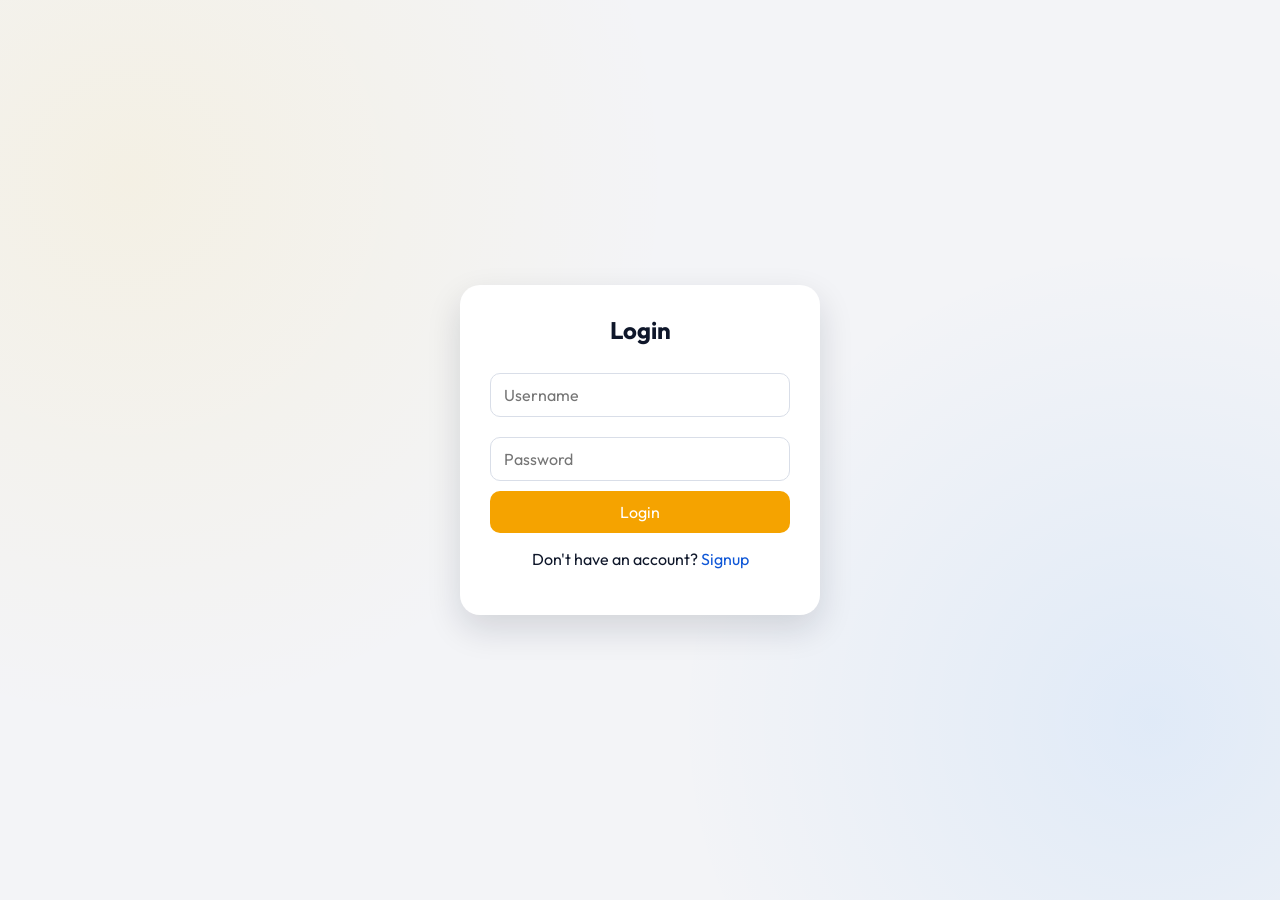
<file: Sticky_notes/frontend/index.html>
<!DOCTYPE html>
<html lang="en">
<head>
  <meta charset="UTF-8">
  <meta name="viewport" content="width=device-width, initial-scale=1.0">
  <title>Sticky Notes App</title>
  <link rel="stylesheet" href="css/style.css">
</head>
<body class="app-page">

<div class="app-shell">
  <header class="header">
    <div class="brand-wrap">
      <span class="brand-icon" aria-hidden="true">🗒</span>
      <h1>Sticky Notes</h1>
    </div>

    <div class="header-actions">
      <button class="primary-btn" onclick="createNote()">New Note</button>
      <button class="icon-btn" id="themeToggleBtn" onclick="toggleTheme()" aria-label="Toggle theme">☀</button>
      <span class="user-pill" id="currentUserLabel">User</span>
      <button class="icon-btn" onclick="logout()" aria-label="Logout">⇥</button>
    </div>
  </header>

  <section class="toolbar" aria-label="Note tools">
    <input
      type="text"
      id="searchInput"
      placeholder="Search notes..."
      oninput="searchNotes()"
      aria-label="Search notes"
    >

    <select id="categoryFilter" onchange="searchNotes()" aria-label="Filter by category">
      <option value="all">All Categories</option>
      <option value="General">General</option>
      <option value="Work">Work</option>
      <option value="Personal">Personal</option>
      <option value="Ideas">Ideas</option>
      <option value="Study">Study</option>
    </select>
  </section>

  <main id="notesContainer" aria-live="polite"></main>

  <footer class="footer">
    <p>Sticky Notes App - Your personal note-taking companion</p>
  </footer>
  </div>

<script src="js/config.js"></script>
<script src="js/auth.js"></script>
<script src="js/notes.js"></script>
<script src="js/theme.js"></script>

</body>
</html>
</file>
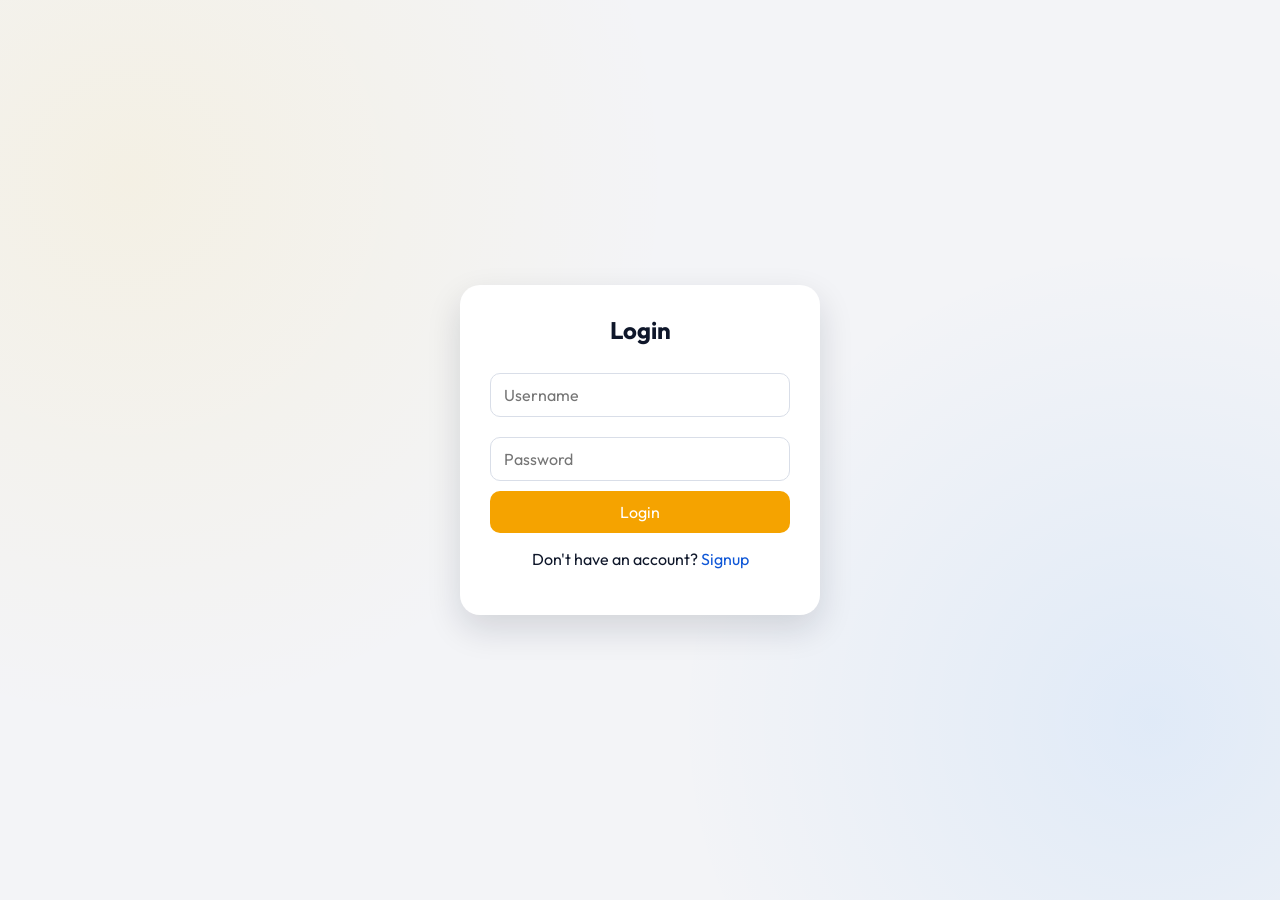
<file: Sticky_notes/frontend/login.html>
<!DOCTYPE html>
<html lang="en">
<head>
  <meta charset="UTF-8">
  <title>Login</title>
  <link rel="stylesheet" href="css/style.css">
</head>
<body>

<div class="container">
  <h2>Login</h2>

  <input type="text" id="loginUsername" placeholder="Username">
  <input type="password" id="loginPassword" placeholder="Password">

  <button onclick="login()">Login</button>

  <p>Don't have an account? <a href="signup.html">Signup</a></p>
</div>

<script src="js/config.js"></script>
<script src="js/auth.js"></script>
</body>
</html>
</file>
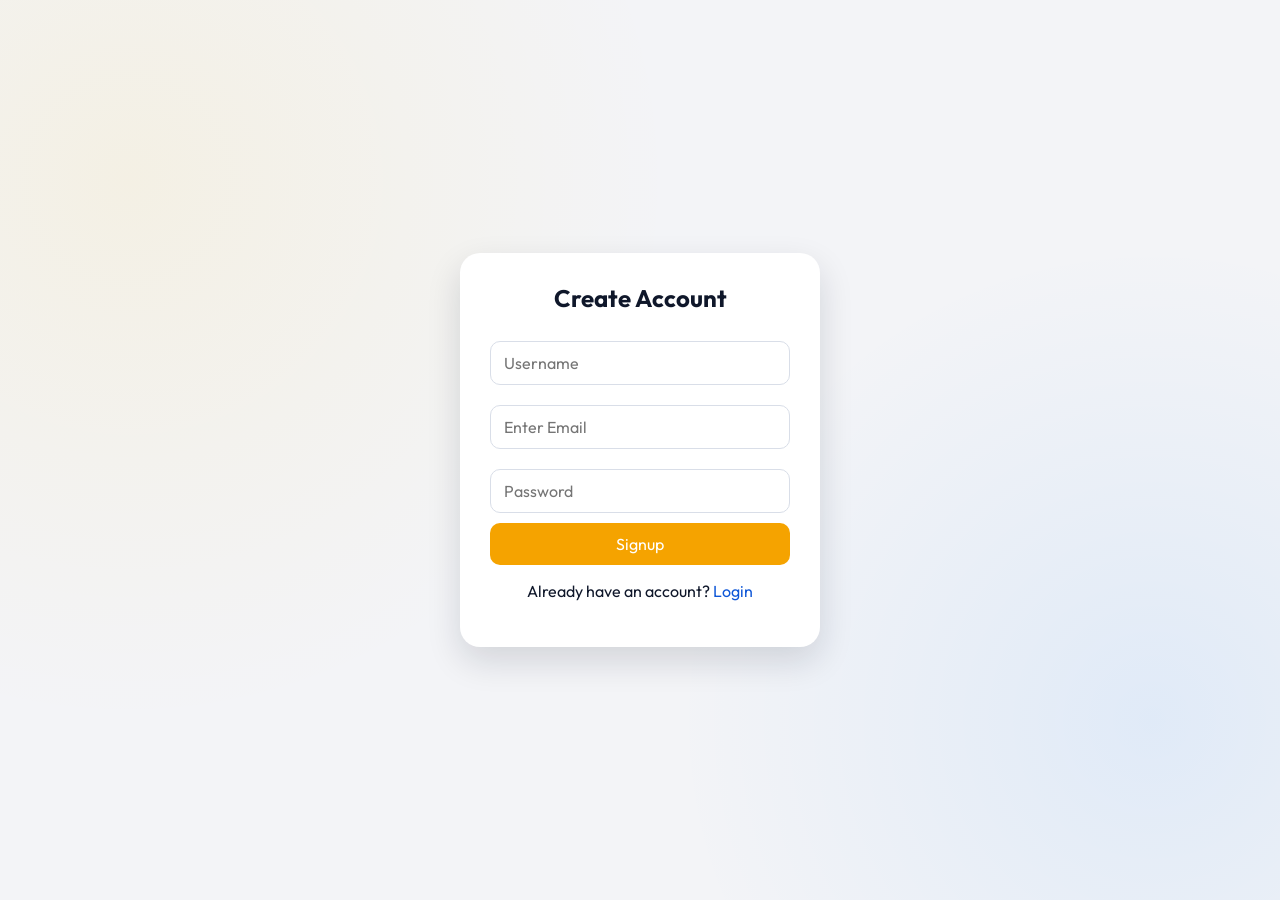
<file: Sticky_notes/frontend/signup.html>
<!DOCTYPE html>
<html lang="en">
<head>
  <meta charset="UTF-8">
  <title>Signup</title>
  <link rel="stylesheet" href="css/style.css">
</head>
<body>

<div class="container">
  <h2>Create Account</h2>

  <input type="text" id="signupUsername" placeholder="Username">
  <input
    type="email"
    id="signupEmail"
    placeholder="Enter Email"
    required
>
  <input type="password" id="signupPassword" placeholder="Password">

  <button onclick="signup()">Signup</button>

  <p>Already have an account? <a href="login.html">Login</a></p>
</div>

<script src="js/config.js"></script>
<script src="js/auth.js"></script>
</body>
</html>
</file>
<file: Sticky_notes/frontend/css/style.css>
@import url("https://fonts.googleapis.com/css2?family=Outfit:wght@400;500;600;700&display=swap");

:root {
  --bg-main: #f3f4f7;
  --bg-panel: #ffffff;
  --bg-muted: #eef1f6;
  --text-main: #0f172a;
  --text-soft: #667085;
  --line: #d9dee8;
  --accent: #f5a300;
  --accent-hover: #dc9300;
  --danger: #e53935;
  --shadow-soft: 0 14px 34px rgba(14, 22, 45, 0.14);
}

* {
  box-sizing: border-box;
}

body {
  margin: 0;
  min-height: 100vh;
  font-family: "Outfit", sans-serif;
  color: var(--text-main);
  background:
    radial-gradient(circle at 10% 20%, rgba(255, 193, 7, 0.08), transparent 40%),
    radial-gradient(circle at 90% 80%, rgba(0, 119, 255, 0.08), transparent 35%),
    var(--bg-main);
}

/* Auth pages */
body:not(.app-page) {
  display: grid;
  place-items: center;
  padding: 24px;
}

.container {
  width: min(360px, 100%);
  padding: 30px;
  border-radius: 20px;
  background: var(--bg-panel);
  box-shadow: var(--shadow-soft);
  text-align: center;
}

h2 {
  margin: 0 0 18px;
}

input,
select,
textarea,
button {
  font: inherit;
}

.container input {
  width: 100%;
  padding: 11px 13px;
  margin: 10px 0;
  border-radius: 10px;
  border: 1px solid var(--line);
}

.container button {
  width: 100%;
  padding: 11px;
  border: none;
  border-radius: 10px;
  background: var(--accent);
  color: #fff;
  cursor: pointer;
}

.container button:hover {
  background: var(--accent-hover);
}

a {
  color: #0f57d7;
  text-decoration: none;
}

/* App shell */
.app-page {
  display: block;
}

.app-shell {
  min-height: 100vh;
  display: grid;
  grid-template-rows: auto auto 1fr auto;
}

.header {
  display: flex;
  justify-content: space-between;
  align-items: center;
  gap: 16px;
  padding: 18px 28px;
  background: var(--bg-panel);
  border-bottom: 1px solid var(--line);
}

.brand-wrap {
  display: flex;
  align-items: center;
  gap: 10px;
}

.brand-icon {
  font-size: 28px;
}

.header h1 {
  margin: 0;
  font-size: 33px;
}

.header-actions {
  display: flex;
  align-items: center;
  gap: 10px;
}

.primary-btn,
.icon-btn,
.note-header button {
  border: none;
  cursor: pointer;
}

.primary-btn {
  background: var(--accent);
  color: #fff;
  border-radius: 12px;
  padding: 10px 18px;
  font-weight: 600;
}

.primary-btn:hover {
  background: var(--accent-hover);
}

.icon-btn {
  width: 38px;
  height: 38px;
  border-radius: 10px;
  background: var(--bg-muted);
  color: var(--text-main);
}

.user-pill {
  max-width: 220px;
  overflow: hidden;
  white-space: nowrap;
  text-overflow: ellipsis;
  background: var(--bg-muted);
  border-radius: 10px;
  padding: 8px 12px;
  color: var(--text-soft);
}

.toolbar {
  display: grid;
  grid-template-columns: 1fr 220px;
  gap: 12px;
  padding: 22px 28px 10px;
}

.toolbar input,
.toolbar select {
  width: 100%;
  border: 1px solid var(--line);
  border-radius: 12px;
  padding: 12px 14px;
  background: var(--bg-panel);
}

#notesContainer {
  position: relative;
  min-height: calc(100vh - 244px);
  padding: 22px 28px 40px;
  overflow: hidden;
}

.note {
  width: 290px;
  min-height: 210px;
  max-height: 270px;
  padding: 14px;
  border-radius: 16px;
  position: absolute;
  box-shadow: 0 14px 26px rgba(24, 36, 56, 0.19);
  display: flex;
  flex-direction: column;
  /* cursor: grab; */
  cursor: grab;
  transition: transform 0.15s ease, box-shadow 0.2s ease;
}

.note:hover {
  transform: translateY(-2px);
  box-shadow: 0 18px 30px rgba(24, 36, 56, 0.24);
}

.note:active {
  cursor: grabbing;
}

.note-header {
  display: flex;
  align-items: center;
  justify-content: space-between;
  margin-bottom: 8px;
}

.note-header button {
  width: 30px;
  height: 30px;
  border-radius: 8px;
  background: rgba(255, 255, 255, 0.55);
}

.note textarea {
  flex: 1;
  width: 100%;
  min-height: 100px;
  resize: none;
  border: none;
  background: transparent;
  font-size: 18px;
  line-height: 1.4;
  color: #0f172a;
}

.note textarea:focus {
  outline: none;
}

.note-footer {
  margin-top: 8px;
  display: grid;
  grid-template-columns: auto 1fr;
  gap: 8px;
  align-items: center;
}

.note-footer input[type="color"] {
  width: 34px;
  height: 30px;
  padding: 0;
  border: none;
  background: transparent;
}

.note-meta {
  display: flex;
  justify-content: space-between;
  align-items: center;
  gap: 10px;
  color: #334155;
  font-size: 13px;
}

.category-badge {
  border-radius: 999px;
  padding: 2px 10px;
  background: rgba(15, 23, 42, 0.14);
  font-size: 12px;
  font-weight: 600;
}

.note-category {
  border: 1px solid rgba(15, 23, 42, 0.2);
  border-radius: 9px;
  background: rgba(255, 255, 255, 0.5);
  padding: 4px 8px;
}

.footer {
  border-top: 1px solid var(--line);
  background: var(--bg-panel);
  color: var(--text-soft);
  padding: 16px 28px;
}

.footer p {
  margin: 0;
}

/* Dark mode */
body.dark {
  --bg-main: #09152f;
  --bg-panel: #0f1d37;
  --bg-muted: #1a2a47;
  --text-main: #f6f8ff;
  --text-soft: #9eacc9;
  --line: #273956;
  --shadow-soft: 0 14px 34px rgba(0, 0, 0, 0.35);
}

body.dark .note textarea,
body.dark .note-meta {
  color: #f8fbff;
}

body.dark .note-header button,
body.dark .note-category {
  background: rgba(12, 18, 30, 0.35);
  color: #f8fbff;
}

@media (max-width: 980px) {
  .header {
    flex-wrap: wrap;
  }

  .toolbar {
    grid-template-columns: 1fr;
  }

  .note {
    width: min(92vw, 320px);
  }

  #notesContainer {
    min-height: calc(100vh - 310px);
  }
}
</file>
